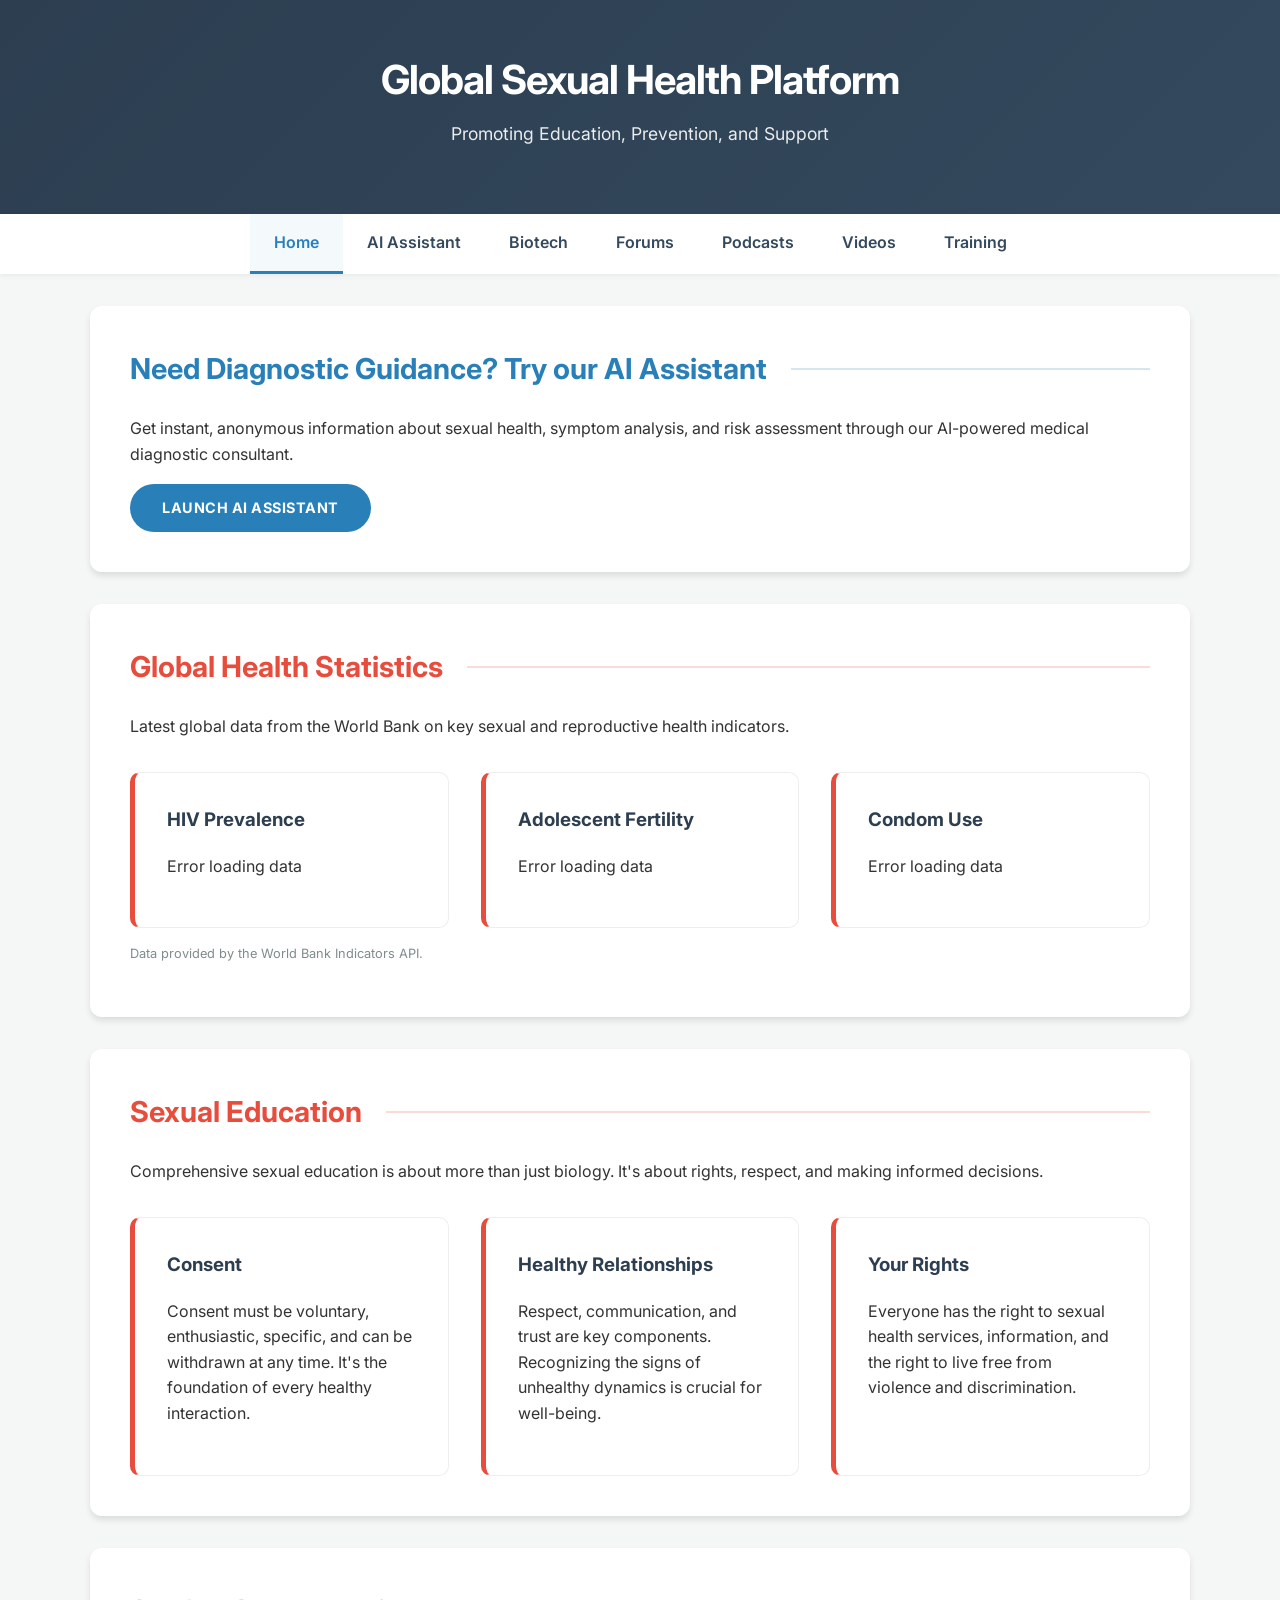
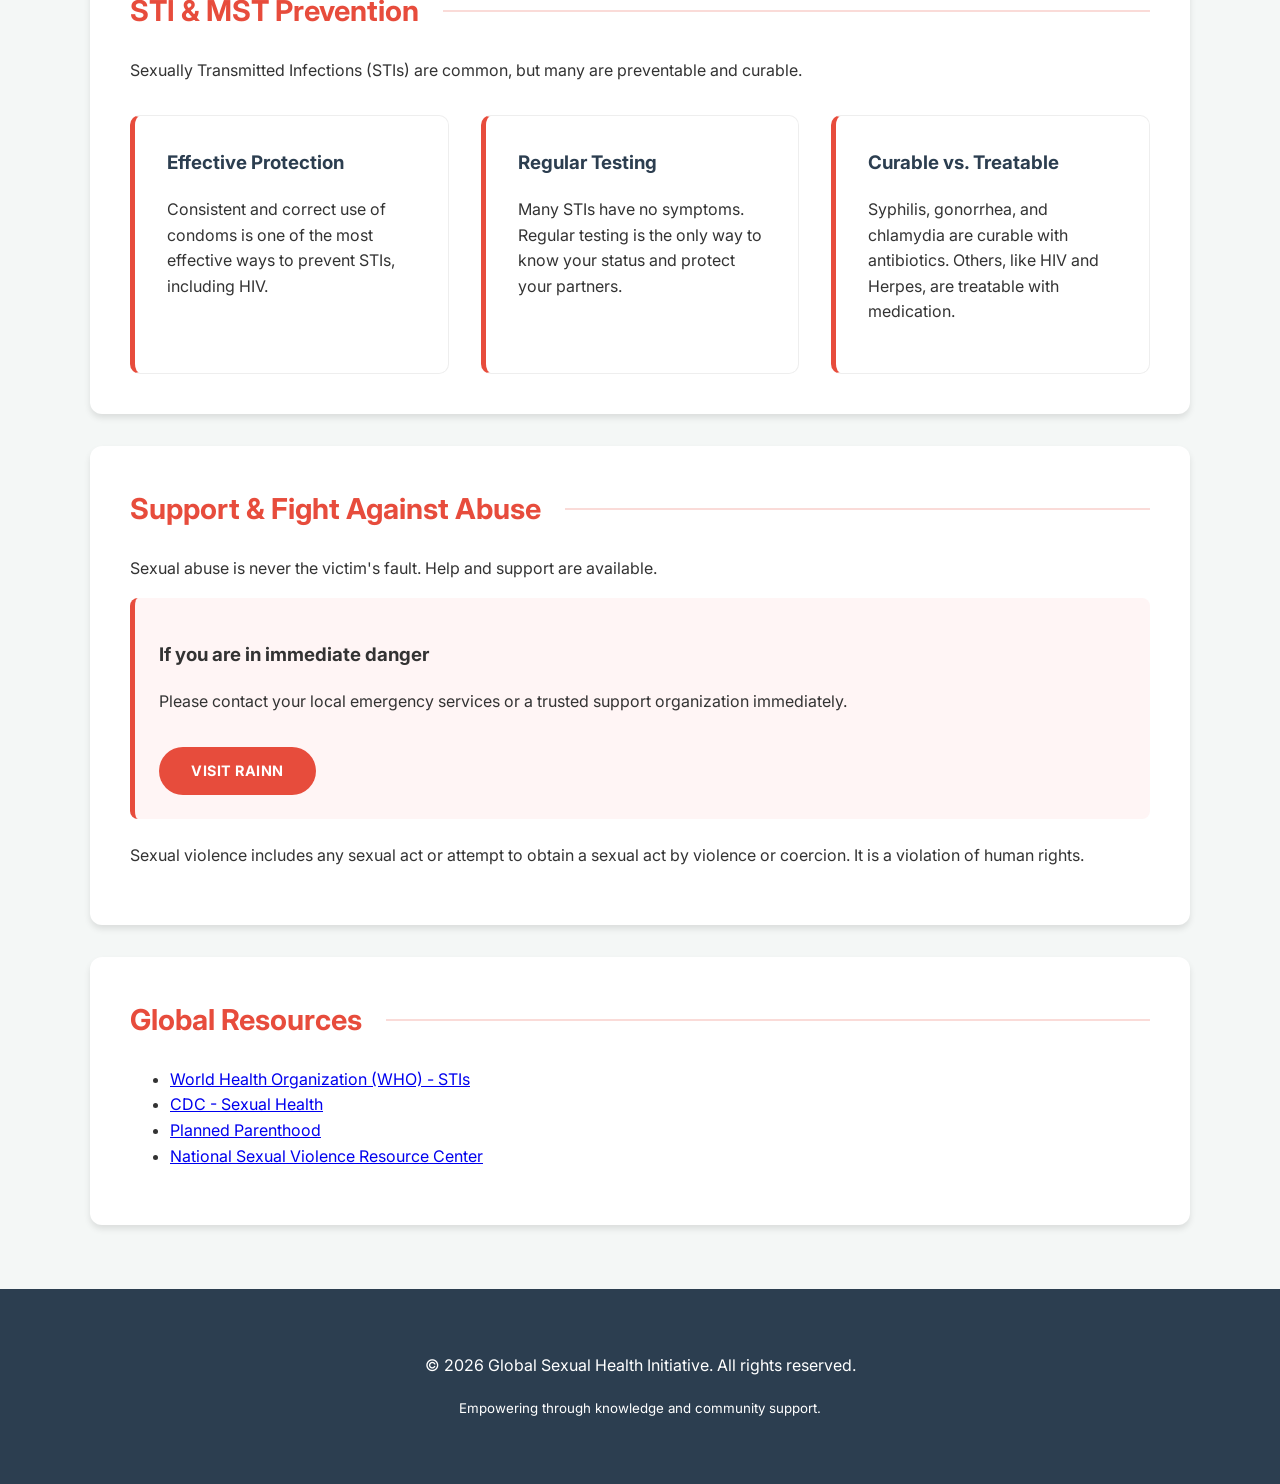
<file: sexual-health-platform/index.html>
<!DOCTYPE html>
<html lang="en">
<head>
    <meta charset="UTF-8">
    <meta name="viewport" content="width=device-width, initial-scale=1.0">
    <title>Sexual Health Platform | Education & Prevention</title>
    <link rel="stylesheet" href="style.css">
    <link rel="preconnect" href="https://fonts.googleapis.com">
    <link rel="preconnect" href="https://fonts.gstatic.com" crossorigin>
    <link href="https://fonts.googleapis.com/css2?family=Inter:wght@400;600;700&display=swap" rel="stylesheet">
</head>
<body class="theme-red">

<header>
    <div class="header-content">
        <h1>Global Sexual Health Platform</h1>
        <p>Promoting Education, Prevention, and Support</p>
    </div>
</header>

<nav>
    <div class="nav-container">
        <a href="index.html" class="active">Home</a>
        <a href="ai-assistant.html">AI Assistant</a>
        <a href="biotech.html">Biotech</a>
        <a href="forums.html">Forums</a>
        <a href="podcast.html">Podcasts</a>
        <a href="videos.html">Videos</a>
        <a href="training.html">Training</a>
    </div>
</nav>

<div class="container">
    <section id="ai-cta" class="theme-blue">
        <h2>Need Diagnostic Guidance? Try our AI Assistant</h2>
        <p>Get instant, anonymous information about sexual health, symptom analysis, and risk assessment through our AI-powered medical diagnostic consultant.</p>
        <a href="ai-assistant.html" class="cta-button">Launch AI Assistant</a>
    </section>

    <section id="global-stats">
        <h2>Global Health Statistics</h2>
        <p>Latest global data from the World Bank on key sexual and reproductive health indicators.</p>
        <div id="stats-container" class="info-grid">
            <div class="card" id="stat-hiv">
                <h3>HIV Prevalence</h3>
                <p>Loading...</p>
            </div>
            <div class="card" id="stat-fertility">
                <h3>Adolescent Fertility</h3>
                <p>Loading...</p>
            </div>
            <div class="card" id="stat-condom">
                <h3>Condom Use</h3>
                <p>Loading...</p>
            </div>
        </div>
        <p style="font-size: 0.8rem; color: #7f8c8d; margin-top: 1rem;">Data provided by the World Bank Indicators API.</p>
    </section>

    <section id="education">
        <h2>Sexual Education</h2>
        <p>Comprehensive sexual education is about more than just biology. It's about rights, respect, and making informed decisions.</p>
        <div class="info-grid">
            <div class="card">
                <h3>Consent</h3>
                <p>Consent must be voluntary, enthusiastic, specific, and can be withdrawn at any time. It's the foundation of every healthy interaction.</p>
            </div>
            <div class="card">
                <h3>Healthy Relationships</h3>
                <p>Respect, communication, and trust are key components. Recognizing the signs of unhealthy dynamics is crucial for well-being.</p>
            </div>
            <div class="card">
                <h3>Your Rights</h3>
                <p>Everyone has the right to sexual health services, information, and the right to live free from violence and discrimination.</p>
            </div>
        </div>
    </section>

    <section id="prevention">
        <h2>STI & MST Prevention</h2>
        <p>Sexually Transmitted Infections (STIs) are common, but many are preventable and curable.</p>
        <div class="info-grid">
            <div class="card">
                <h3>Effective Protection</h3>
                <p>Consistent and correct use of condoms is one of the most effective ways to prevent STIs, including HIV.</p>
            </div>
            <div class="card">
                <h3>Regular Testing</h3>
                <p>Many STIs have no symptoms. Regular testing is the only way to know your status and protect your partners.</p>
            </div>
            <div class="card">
                <h3>Curable vs. Treatable</h3>
                <p>Syphilis, gonorrhea, and chlamydia are curable with antibiotics. Others, like HIV and Herpes, are treatable with medication.</p>
            </div>
        </div>
    </section>

    <section id="support">
        <h2>Support & Fight Against Abuse</h2>
        <p>Sexual abuse is never the victim's fault. Help and support are available.</p>
        <div class="urgent">
            <h3>If you are in immediate danger</h3>
            <p>Please contact your local emergency services or a trusted support organization immediately.</p>
            <a href="https://www.rainn.org/" target="_blank" class="cta-button" style="margin-top: 1rem;">Visit RAINN</a>
        </div>
        <p style="margin-top: 1.5rem;">Sexual violence includes any sexual act or attempt to obtain a sexual act by violence or coercion. It is a violation of human rights.</p>
    </section>

    <section id="resources">
        <h2>Global Resources</h2>
        <ul>
            <li><a href="https://www.who.int/health-topics/sexually-transmitted-infections" target="_blank">World Health Organization (WHO) - STIs</a></li>
            <li><a href="https://www.cdc.gov/std/default.htm" target="_blank">CDC - Sexual Health</a></li>
            <li><a href="https://www.plannedparenthood.org/" target="_blank">Planned Parenthood</a></li>
            <li><a href="https://www.nsvrc.org/" target="_blank">National Sexual Violence Resource Center</a></li>
        </ul>
    </section>
</div>

<footer>
    <div class="footer-content">
        <p>&copy; 2026 Global Sexual Health Initiative. All rights reserved.</p>
        <p><small>Empowering through knowledge and community support.</small></p>
    </div>
</footer>

<script>
    async function fetchStat(indicatorCode, elementId, unit = '%') {
        try {
            const response = await fetch(`https://api.worldbank.org/v2/country/WLD/indicator/${indicatorCode}?format=json&per_page=10`);
            const data = await response.json();

            if (data && data[1]) {
                const latestData = data[1].find(item => item.value !== null);
                if (latestData) {
                    const value = latestData.value.toFixed(1);
                    const date = latestData.date;
                    document.querySelector(`#${elementId} p`).innerHTML = `<strong>${value}${unit}</strong><br><small>As of ${date}</small>`;
                    return;
                }
            }
            document.querySelector(`#${elementId} p`).textContent = 'Data not available';
        } catch (error) {
            console.error(`Error fetching ${indicatorCode}:`, error);
            document.querySelector(`#${elementId} p`).textContent = 'Error loading data';
        }
    }

    async function fetchCondomStat() {
        const elementId = 'stat-condom';
        try {
            const response = await fetch(`https://api.worldbank.org/v2/country/WLD/indicator/SH.CON.1524.MA.ZS?format=json&per_page=20`);
            const data = await response.json();

            if (data && data[1]) {
                const latestData = data[1].find(item => item.value !== null);
                if (latestData) {
                    const value = latestData.value.toFixed(1);
                    const date = latestData.date;
                    document.querySelector(`#${elementId} p`).innerHTML = `<strong>${value}%</strong> (Male 15-24)<br><small>As of ${date}</small>`;
                    return;
                }
            }
            document.querySelector(`#${elementId} p`).textContent = 'Data not available for global aggregate';
        } catch (error) {
            console.error(`Error fetching condom use:`, error);
            document.querySelector(`#${elementId} p`).textContent = 'Error loading data';
        }
    }

    window.addEventListener('DOMContentLoaded', () => {
        fetchStat('SH.DYN.AIDS.ZS', 'stat-hiv');
        fetchStat('SP.ADO.TFRT', 'stat-fertility', ' per 1,000');
        fetchCondomStat();
    });
</script>

</body>
</html>
</file>
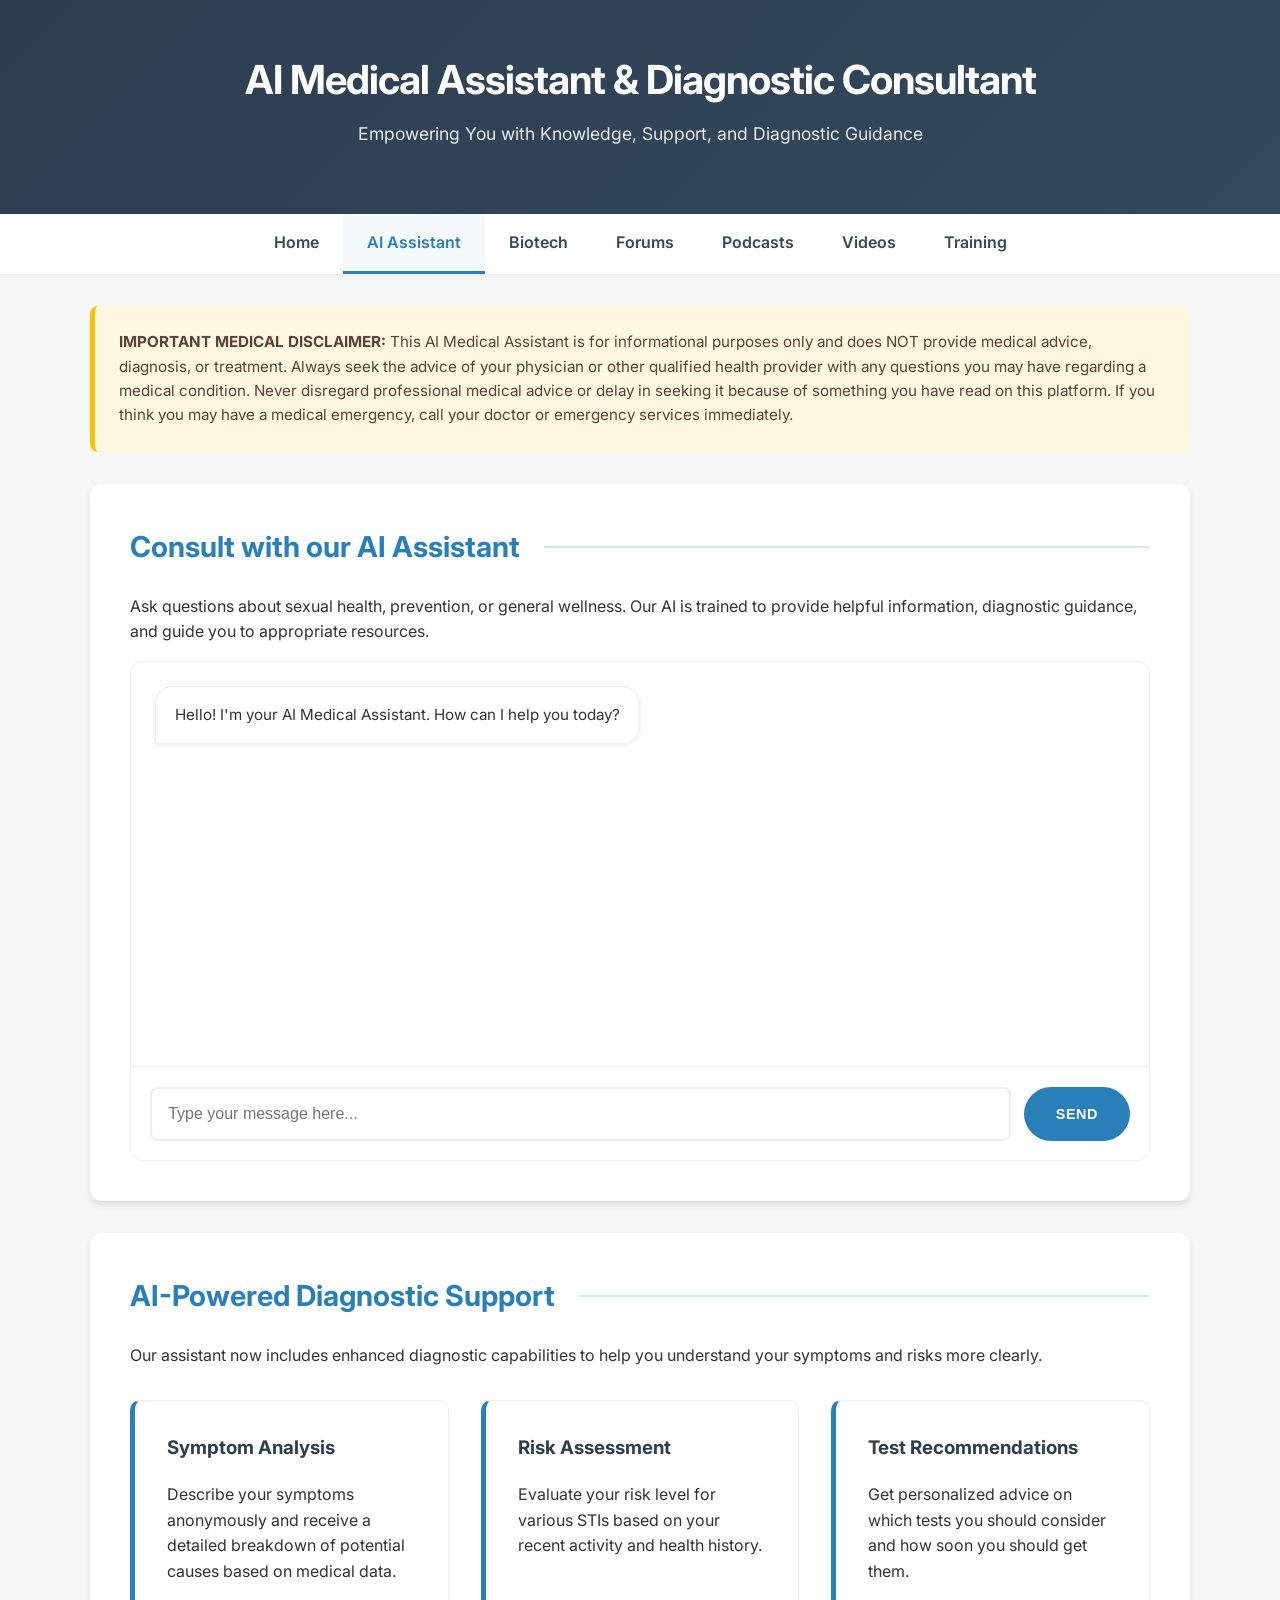
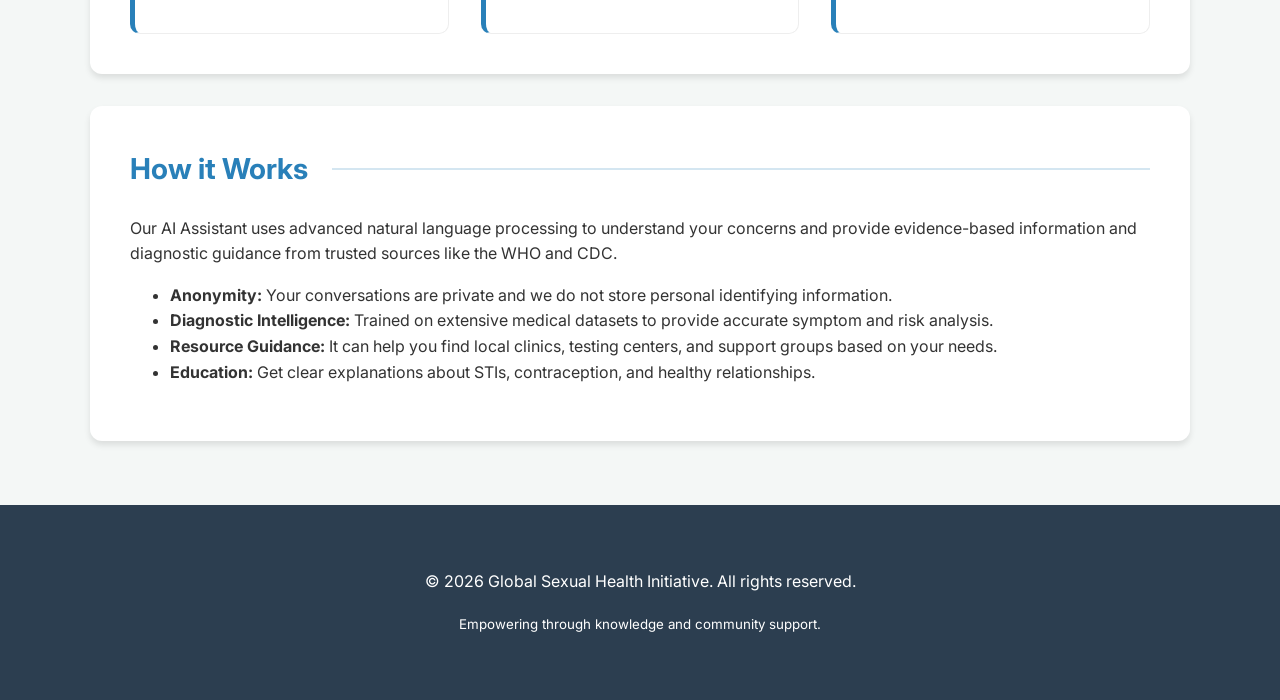
<file: sexual-health-platform/ai-assistant.html>
<!DOCTYPE html>
<html lang="en">
<head>
    <meta charset="UTF-8">
    <meta name="viewport" content="width=device-width, initial-scale=1.0">
    <title>AI Medical Assistant | Sexual Health Platform</title>
    <link rel="stylesheet" href="style.css">
    <link rel="preconnect" href="https://fonts.googleapis.com">
    <link rel="preconnect" href="https://fonts.gstatic.com" crossorigin>
    <link href="https://fonts.googleapis.com/css2?family=Inter:wght@400;600;700&display=swap" rel="stylesheet">
</head>
<body class="theme-blue">

<header>
    <div class="header-content">
        <h1>AI Medical Assistant & Diagnostic Consultant</h1>
        <p>Empowering You with Knowledge, Support, and Diagnostic Guidance</p>
    </div>
</header>

<nav>
    <div class="nav-container">
        <a href="index.html">Home</a>
        <a href="ai-assistant.html" class="active">AI Assistant</a>
        <a href="biotech.html">Biotech</a>
        <a href="forums.html">Forums</a>
        <a href="podcast.html">Podcasts</a>
        <a href="videos.html">Videos</a>
        <a href="training.html">Training</a>
    </div>
</nav>

<div class="container">
    <div class="disclaimer">
        <strong>IMPORTANT MEDICAL DISCLAIMER:</strong> This AI Medical Assistant is for informational purposes only and does NOT provide medical advice, diagnosis, or treatment. Always seek the advice of your physician or other qualified health provider with any questions you may have regarding a medical condition. Never disregard professional medical advice or delay in seeking it because of something you have read on this platform. If you think you may have a medical emergency, call your doctor or emergency services immediately.
    </div>

    <section id="ai-chat">
        <h2>Consult with our AI Assistant</h2>
        <p>Ask questions about sexual health, prevention, or general wellness. Our AI is trained to provide helpful information, diagnostic guidance, and guide you to appropriate resources.</p>

        <div class="chat-container">
            <div class="chat-messages" id="chat-messages">
                <div class="message ai">
                    Hello! I'm your AI Medical Assistant. How can I help you today?
                </div>
            </div>
            <form class="chat-input" id="chat-form">
                <input type="text" id="user-input" placeholder="Type your message here..." required autocomplete="off">
                <button type="submit" class="cta-button">Send</button>
            </form>
        </div>
    </section>

    <section id="diagnostic-support">
        <h2>AI-Powered Diagnostic Support</h2>
        <p>Our assistant now includes enhanced diagnostic capabilities to help you understand your symptoms and risks more clearly.</p>
        <div class="info-grid">
            <div class="card">
                <h3>Symptom Analysis</h3>
                <p>Describe your symptoms anonymously and receive a detailed breakdown of potential causes based on medical data.</p>
            </div>
            <div class="card">
                <h3>Risk Assessment</h3>
                <p>Evaluate your risk level for various STIs based on your recent activity and health history.</p>
            </div>
            <div class="card">
                <h3>Test Recommendations</h3>
                <p>Get personalized advice on which tests you should consider and how soon you should get them.</p>
            </div>
        </div>
    </section>

    <section id="how-it-works">
        <h2>How it Works</h2>
        <p>Our AI Assistant uses advanced natural language processing to understand your concerns and provide evidence-based information and diagnostic guidance from trusted sources like the WHO and CDC.</p>
        <ul>
            <li><strong>Anonymity:</strong> Your conversations are private and we do not store personal identifying information.</li>
            <li><strong>Diagnostic Intelligence:</strong> Trained on extensive medical datasets to provide accurate symptom and risk analysis.</li>
            <li><strong>Resource Guidance:</strong> It can help you find local clinics, testing centers, and support groups based on your needs.</li>
            <li><strong>Education:</strong> Get clear explanations about STIs, contraception, and healthy relationships.</li>
        </ul>
    </section>
</div>

<footer>
    <div class="footer-content">
        <p>&copy; 2026 Global Sexual Health Initiative. All rights reserved.</p>
        <p><small>Empowering through knowledge and community support.</small></p>
    </div>
</footer>

<script>
    const chatForm = document.getElementById('chat-form');
    const chatMessages = document.getElementById('chat-messages');
    const userInput = document.getElementById('user-input');

    const mockResponses = [
        "Based on the symptoms you've described, there are several possibilities. Some conditions share similar presentations, so a physical exam is often necessary for a definitive diagnosis.",
        "That's an important question. Regarding sexual health, the best way to prevent STIs is through consistent and correct use of protection.",
        "It's always a good idea to get regular screenings. Would you like me to help you find a testing center nearby?",
        "I understand your concern. My diagnostic analysis suggests that you should consider a full STI panel, including tests for Chlamydia and Gonorrhea, given your description.",
        "I understand your concern. While I can provide general information and diagnostic guidance, I strongly recommend consulting with a healthcare professional for a personalized assessment.",
        "Remember that many STIs are asymptomatic, which is why routine testing and risk assessment are so crucial for everyone who is sexually active.",
        "You can find more detailed information on our Resources page, which links to official WHO and CDC guidelines."
    ];

    chatForm.addEventListener('submit', function(e) {
        e.preventDefault();
        const messageText = userInput.value.trim();
        if (messageText) {
            addMessage(messageText, 'user');
            userInput.value = '';

            setTimeout(() => {
                const randomResponse = mockResponses[Math.floor(Math.random() * mockResponses.length)];
                addMessage(randomResponse, 'ai');
            }, 1000);
        }
    });

    function addMessage(text, sender) {
        const messageDiv = document.createElement('div');
        messageDiv.classList.add('message', sender);
        messageDiv.textContent = text;
        chatMessages.appendChild(messageDiv);
        chatMessages.scrollTop = chatMessages.scrollHeight;
    }
</script>

</body>
</html>
</file>
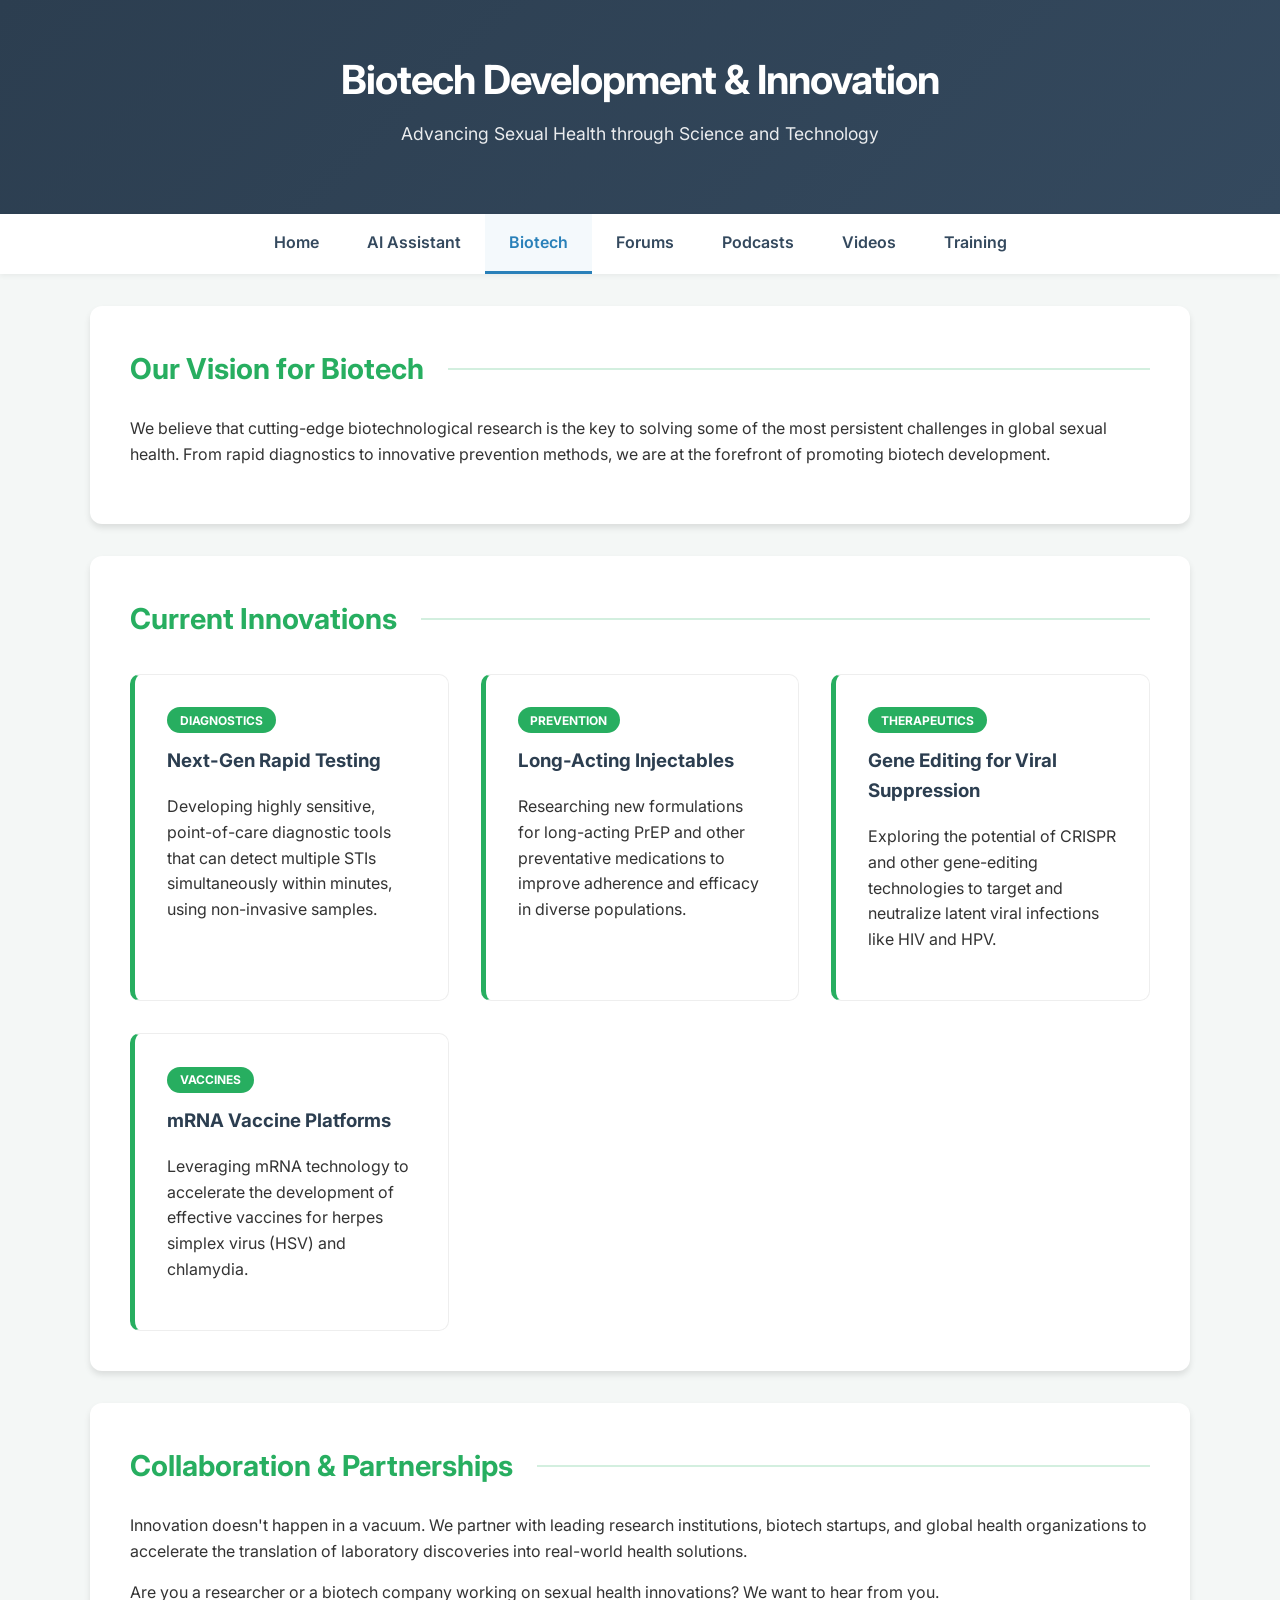
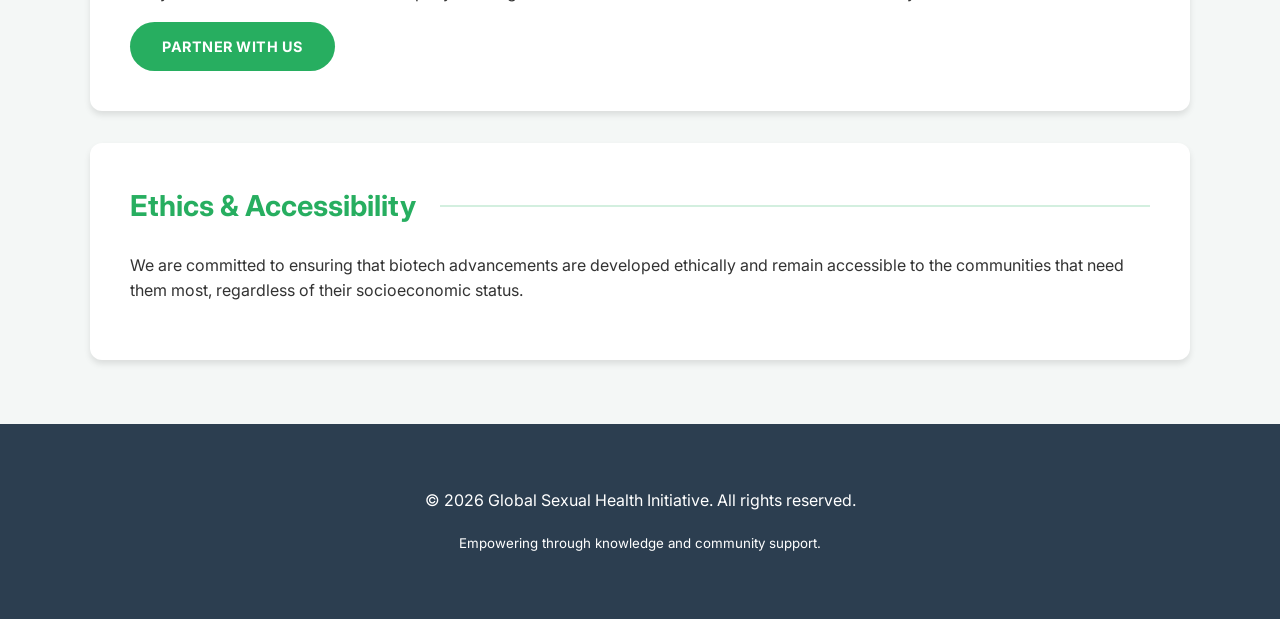
<file: sexual-health-platform/biotech.html>
<!DOCTYPE html>
<html lang="en">
<head>
    <meta charset="UTF-8">
    <meta name="viewport" content="width=device-width, initial-scale=1.0">
    <title>Biotech Development | Sexual Health Platform</title>
    <link rel="stylesheet" href="style.css">
    <link rel="preconnect" href="https://fonts.googleapis.com">
    <link rel="preconnect" href="https://fonts.gstatic.com" crossorigin>
    <link href="https://fonts.googleapis.com/css2?family=Inter:wght@400;600;700&display=swap" rel="stylesheet">
</head>
<body class="theme-green">

<header>
    <div class="header-content">
        <h1>Biotech Development & Innovation</h1>
        <p>Advancing Sexual Health through Science and Technology</p>
    </div>
</header>

<nav>
    <div class="nav-container">
        <a href="index.html">Home</a>
        <a href="ai-assistant.html">AI Assistant</a>
        <a href="biotech.html" class="active">Biotech</a>
        <a href="forums.html">Forums</a>
        <a href="podcast.html">Podcasts</a>
        <a href="videos.html">Videos</a>
        <a href="training.html">Training</a>
    </div>
</nav>

<div class="container">
    <section id="vision">
        <h2>Our Vision for Biotech</h2>
        <p>We believe that cutting-edge biotechnological research is the key to solving some of the most persistent challenges in global sexual health. From rapid diagnostics to innovative prevention methods, we are at the forefront of promoting biotech development.</p>
    </section>

    <section id="innovations">
        <h2>Current Innovations</h2>
        <div class="info-grid">
            <div class="card">
                <span class="tag">Diagnostics</span>
                <h3>Next-Gen Rapid Testing</h3>
                <p>Developing highly sensitive, point-of-care diagnostic tools that can detect multiple STIs simultaneously within minutes, using non-invasive samples.</p>
            </div>
            <div class="card">
                <span class="tag">Prevention</span>
                <h3>Long-Acting Injectables</h3>
                <p>Researching new formulations for long-acting PrEP and other preventative medications to improve adherence and efficacy in diverse populations.</p>
            </div>
            <div class="card">
                <span class="tag">Therapeutics</span>
                <h3>Gene Editing for Viral Suppression</h3>
                <p>Exploring the potential of CRISPR and other gene-editing technologies to target and neutralize latent viral infections like HIV and HPV.</p>
            </div>
            <div class="card">
                <span class="tag">Vaccines</span>
                <h3>mRNA Vaccine Platforms</h3>
                <p>Leveraging mRNA technology to accelerate the development of effective vaccines for herpes simplex virus (HSV) and chlamydia.</p>
            </div>
        </div>
    </section>

    <section id="partnerships">
        <h2>Collaboration & Partnerships</h2>
        <p>Innovation doesn't happen in a vacuum. We partner with leading research institutions, biotech startups, and global health organizations to accelerate the translation of laboratory discoveries into real-world health solutions.</p>
        <p>Are you a researcher or a biotech company working on sexual health innovations? We want to hear from you.</p>
        <a href="mailto:biotech@sexual-health-platform.org" class="cta-button">Partner With Us</a>
    </section>

    <section id="ethics">
        <h2>Ethics & Accessibility</h2>
        <p>We are committed to ensuring that biotech advancements are developed ethically and remain accessible to the communities that need them most, regardless of their socioeconomic status.</p>
    </section>
</div>

<footer>
    <div class="footer-content">
        <p>&copy; 2026 Global Sexual Health Initiative. All rights reserved.</p>
        <p><small>Empowering through knowledge and community support.</small></p>
    </div>
</footer>

</body>
</html>
</file>
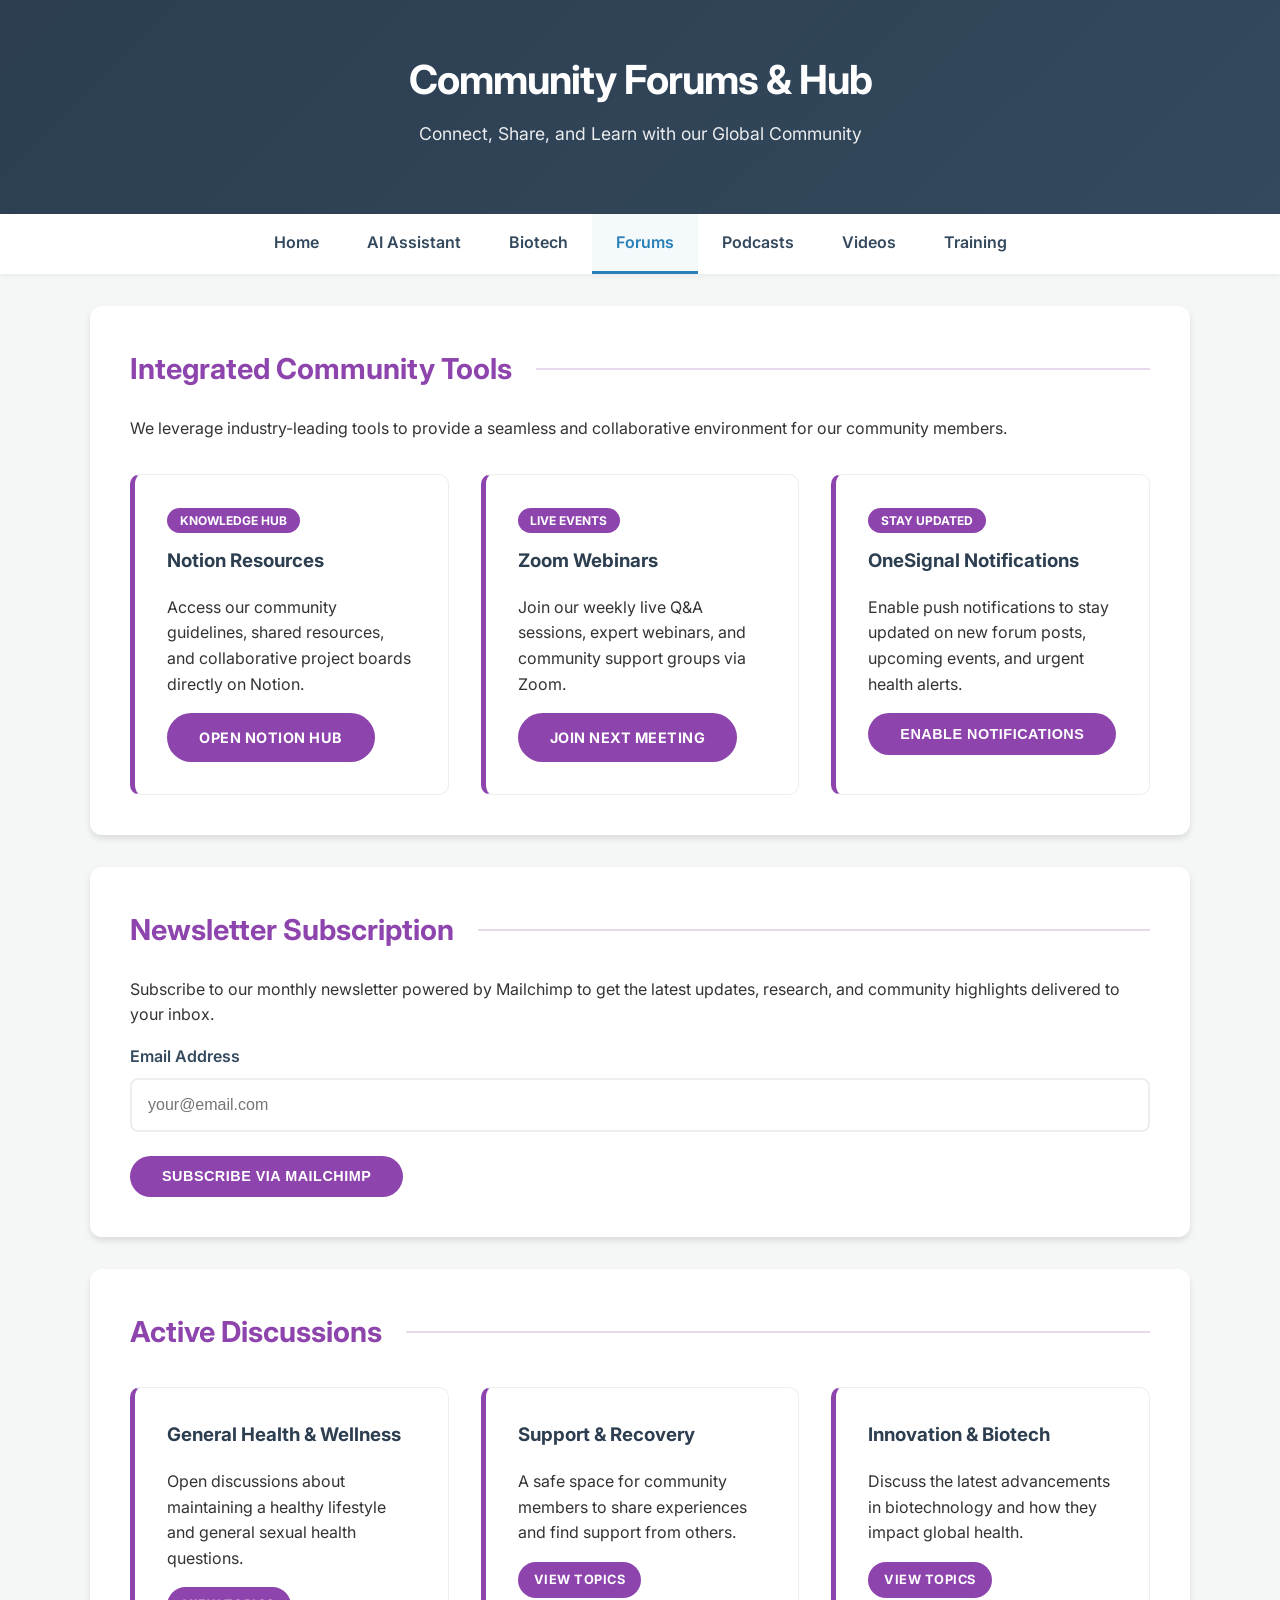
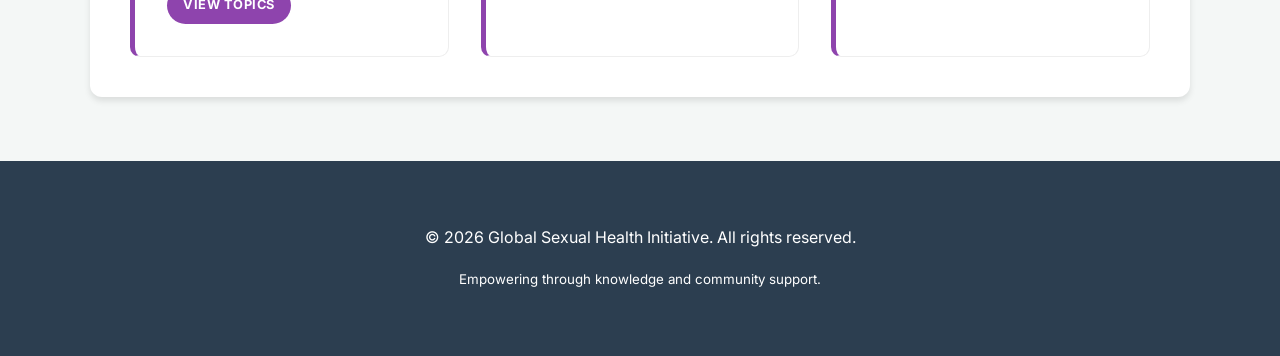
<file: sexual-health-platform/forums.html>
<!DOCTYPE html>
<html lang="en">
<head>
    <meta charset="UTF-8">
    <meta name="viewport" content="width=device-width, initial-scale=1.0">
    <title>Community Forums | Sexual Health Platform</title>
    <link rel="stylesheet" href="style.css">
    <link rel="preconnect" href="https://fonts.googleapis.com">
    <link rel="preconnect" href="https://fonts.gstatic.com" crossorigin>
    <link href="https://fonts.googleapis.com/css2?family=Inter:wght@400;600;700&display=swap" rel="stylesheet">
    <!-- OneSignal Integration Placeholder -->
    <script src="https://cdn.onesignal.com/sdks/OneSignalSDK.js" async=""></script>
    <script>
      window.OneSignal = window.OneSignal || [];
      OneSignal.push(function() {
        OneSignal.init({
          appId: "YOUR_ONESIGNAL_APP_ID",
        });
      });
    </script>
</head>
<body class="theme-purple">

<header>
    <div class="header-content">
        <h1>Community Forums & Hub</h1>
        <p>Connect, Share, and Learn with our Global Community</p>
    </div>
</header>

<nav>
    <div class="nav-container">
        <a href="index.html">Home</a>
        <a href="ai-assistant.html">AI Assistant</a>
        <a href="biotech.html">Biotech</a>
        <a href="forums.html" class="active">Forums</a>
        <a href="podcast.html">Podcasts</a>
        <a href="videos.html">Videos</a>
        <a href="training.html">Training</a>
    </div>
</nav>

<div class="container">
    <section id="community-tools">
        <h2>Integrated Community Tools</h2>
        <p>We leverage industry-leading tools to provide a seamless and collaborative environment for our community members.</p>

        <div class="info-grid">
            <!-- Notion Integration -->
            <div class="card">
                <span class="tag">Knowledge Hub</span>
                <h3>Notion Resources</h3>
                <p>Access our community guidelines, shared resources, and collaborative project boards directly on Notion.</p>
                <a href="https://www.notion.so/community-hub-placeholder" target="_blank" class="cta-button">Open Notion Hub</a>
            </div>

            <!-- Zoom Integration -->
            <div class="card">
                <span class="tag">Live Events</span>
                <h3>Zoom Webinars</h3>
                <p>Join our weekly live Q&A sessions, expert webinars, and community support groups via Zoom.</p>
                <a href="https://zoom.us/j/community-meeting-placeholder" target="_blank" class="cta-button">Join Next Meeting</a>
            </div>

            <!-- OneSignal Info -->
            <div class="card">
                <span class="tag">Stay Updated</span>
                <h3>OneSignal Notifications</h3>
                <p>Enable push notifications to stay updated on new forum posts, upcoming events, and urgent health alerts.</p>
                <button class="cta-button" onclick="OneSignal.showNativePrompt();">Enable Notifications</button>
            </div>
        </div>
    </section>

    <section id="mailchimp-subscription">
        <h2>Newsletter Subscription</h2>
        <p>Subscribe to our monthly newsletter powered by Mailchimp to get the latest updates, research, and community highlights delivered to your inbox.</p>

        <!-- Mailchimp Form Placeholder -->
        <div id="mc_embed_signup">
            <form action="#" method="post" id="mc-embedded-subscribe-form" name="mc-embedded-subscribe-form" class="validate">
                <div id="mc_embed_signup_scroll">
                    <div class="form-group">
                        <label for="mce-EMAIL">Email Address</label>
                        <input type="email" value="" name="EMAIL" class="required email" id="mce-EMAIL" placeholder="your@email.com" required>
                    </div>
                    <div class="clear">
                        <input type="submit" value="Subscribe via Mailchimp" name="subscribe" id="mc-embedded-subscribe" class="cta-button">
                    </div>
                </div>
            </form>
        </div>
    </section>

    <section id="forum-topics">
        <h2>Active Discussions</h2>
        <div class="info-grid">
            <div class="card">
                <h3>General Health & Wellness</h3>
                <p>Open discussions about maintaining a healthy lifestyle and general sexual health questions.</p>
                <a href="#" class="cta-button" style="font-size: 0.8rem; padding: 0.5rem 1rem;">View Topics</a>
            </div>
            <div class="card">
                <h3>Support & Recovery</h3>
                <p>A safe space for community members to share experiences and find support from others.</p>
                <a href="#" class="cta-button" style="font-size: 0.8rem; padding: 0.5rem 1rem;">View Topics</a>
            </div>
            <div class="card">
                <h3>Innovation & Biotech</h3>
                <p>Discuss the latest advancements in biotechnology and how they impact global health.</p>
                <a href="#" class="cta-button" style="font-size: 0.8rem; padding: 0.5rem 1rem;">View Topics</a>
            </div>
        </div>
    </section>
</div>

<footer>
    <div class="footer-content">
        <p>&copy; 2026 Global Sexual Health Initiative. All rights reserved.</p>
        <p><small>Empowering through knowledge and community support.</small></p>
    </div>
</footer>

</body>
</html>
</file>
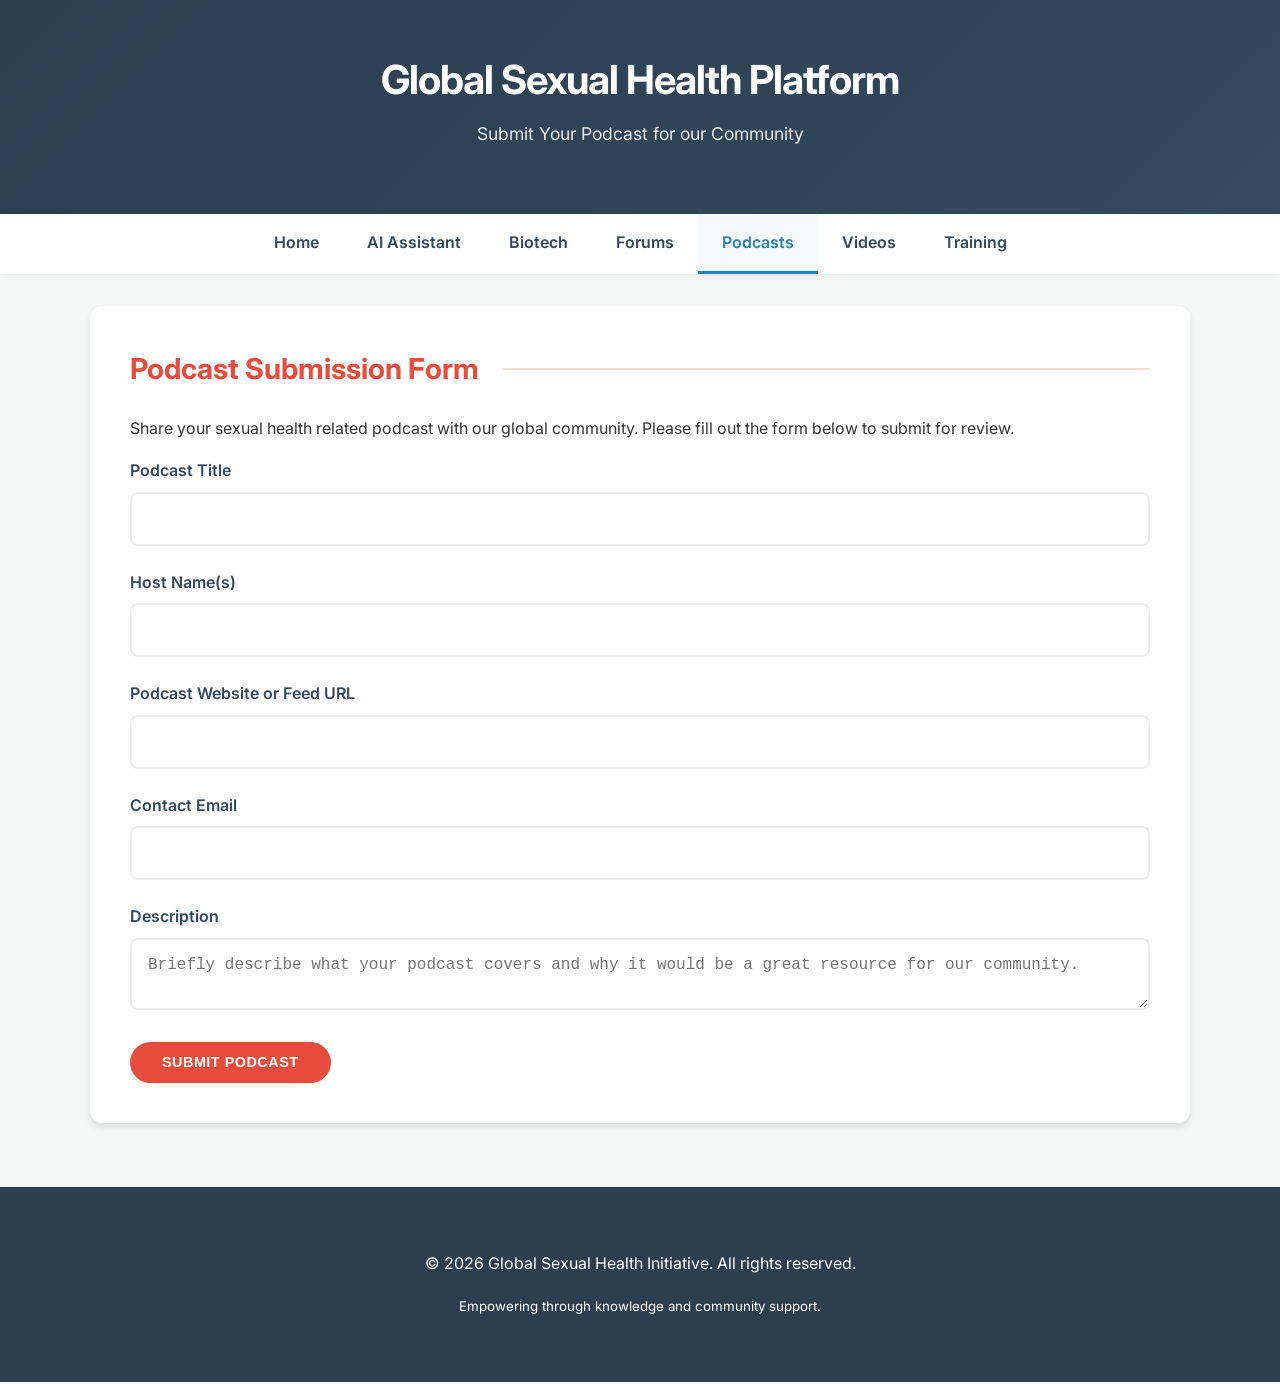
<file: sexual-health-platform/podcast.html>
<!DOCTYPE html>
<html lang="en">
<head>
    <meta charset="UTF-8">
    <meta name="viewport" content="width=device-width, initial-scale=1.0">
    <title>Submit a Podcast | Sexual Health Platform</title>
    <link rel="stylesheet" href="style.css">
    <link rel="preconnect" href="https://fonts.googleapis.com">
    <link rel="preconnect" href="https://fonts.gstatic.com" crossorigin>
    <link href="https://fonts.googleapis.com/css2?family=Inter:wght@400;600;700&display=swap" rel="stylesheet">
</head>
<body class="theme-red">

<header>
    <div class="header-content">
        <h1>Global Sexual Health Platform</h1>
        <p>Submit Your Podcast for our Community</p>
    </div>
</header>

<nav>
    <div class="nav-container">
        <a href="index.html">Home</a>
        <a href="ai-assistant.html">AI Assistant</a>
        <a href="biotech.html">Biotech</a>
        <a href="forums.html">Forums</a>
        <a href="podcast.html" class="active">Podcasts</a>
        <a href="videos.html">Videos</a>
        <a href="training.html">Training</a>
    </div>
</nav>

<div class="container">
    <section id="podcast-submission">
        <h2>Podcast Submission Form</h2>
        <p>Share your sexual health related podcast with our global community. Please fill out the form below to submit for review.</p>

        <form id="podcast-form">
            <div class="form-group">
                <label for="podcast-title">Podcast Title</label>
                <input type="text" id="podcast-title" name="podcast-title" required>
            </div>

            <div class="form-group">
                <label for="host-name">Host Name(s)</label>
                <input type="text" id="host-name" name="host-name" required>
            </div>

            <div class="form-group">
                <label for="podcast-url">Podcast Website or Feed URL</label>
                <input type="url" id="podcast-url" name="podcast-url" required>
            </div>

            <div class="form-group">
                <label for="contact-email">Contact Email</label>
                <input type="email" id="contact-email" name="contact-email" required>
            </div>

            <div class="form-group">
                <label for="description">Description</label>
                <textarea id="description" name="description" placeholder="Briefly describe what your podcast covers and why it would be a great resource for our community." required></textarea>
            </div>

            <button type="submit" class="cta-button">Submit Podcast</button>
        </form>
        <div id="submission-message" style="display:none; margin-top: 1rem; color: #27ae60; font-weight: bold; text-align: center; padding: 2rem; background: #f0fff4; border-radius: 8px;">
            Thank you! Your podcast submission has been received and is under review.
        </div>
    </section>
</div>

<footer>
    <div class="footer-content">
        <p>&copy; 2026 Global Sexual Health Initiative. All rights reserved.</p>
        <p><small>Empowering through knowledge and community support.</small></p>
    </div>
</footer>

<script>
    document.getElementById('podcast-form').addEventListener('submit', function(e) {
        e.preventDefault();
        document.getElementById('podcast-form').style.display = 'none';
        document.getElementById('submission-message').style.display = 'block';
    });
</script>

</body>
</html>
</file>
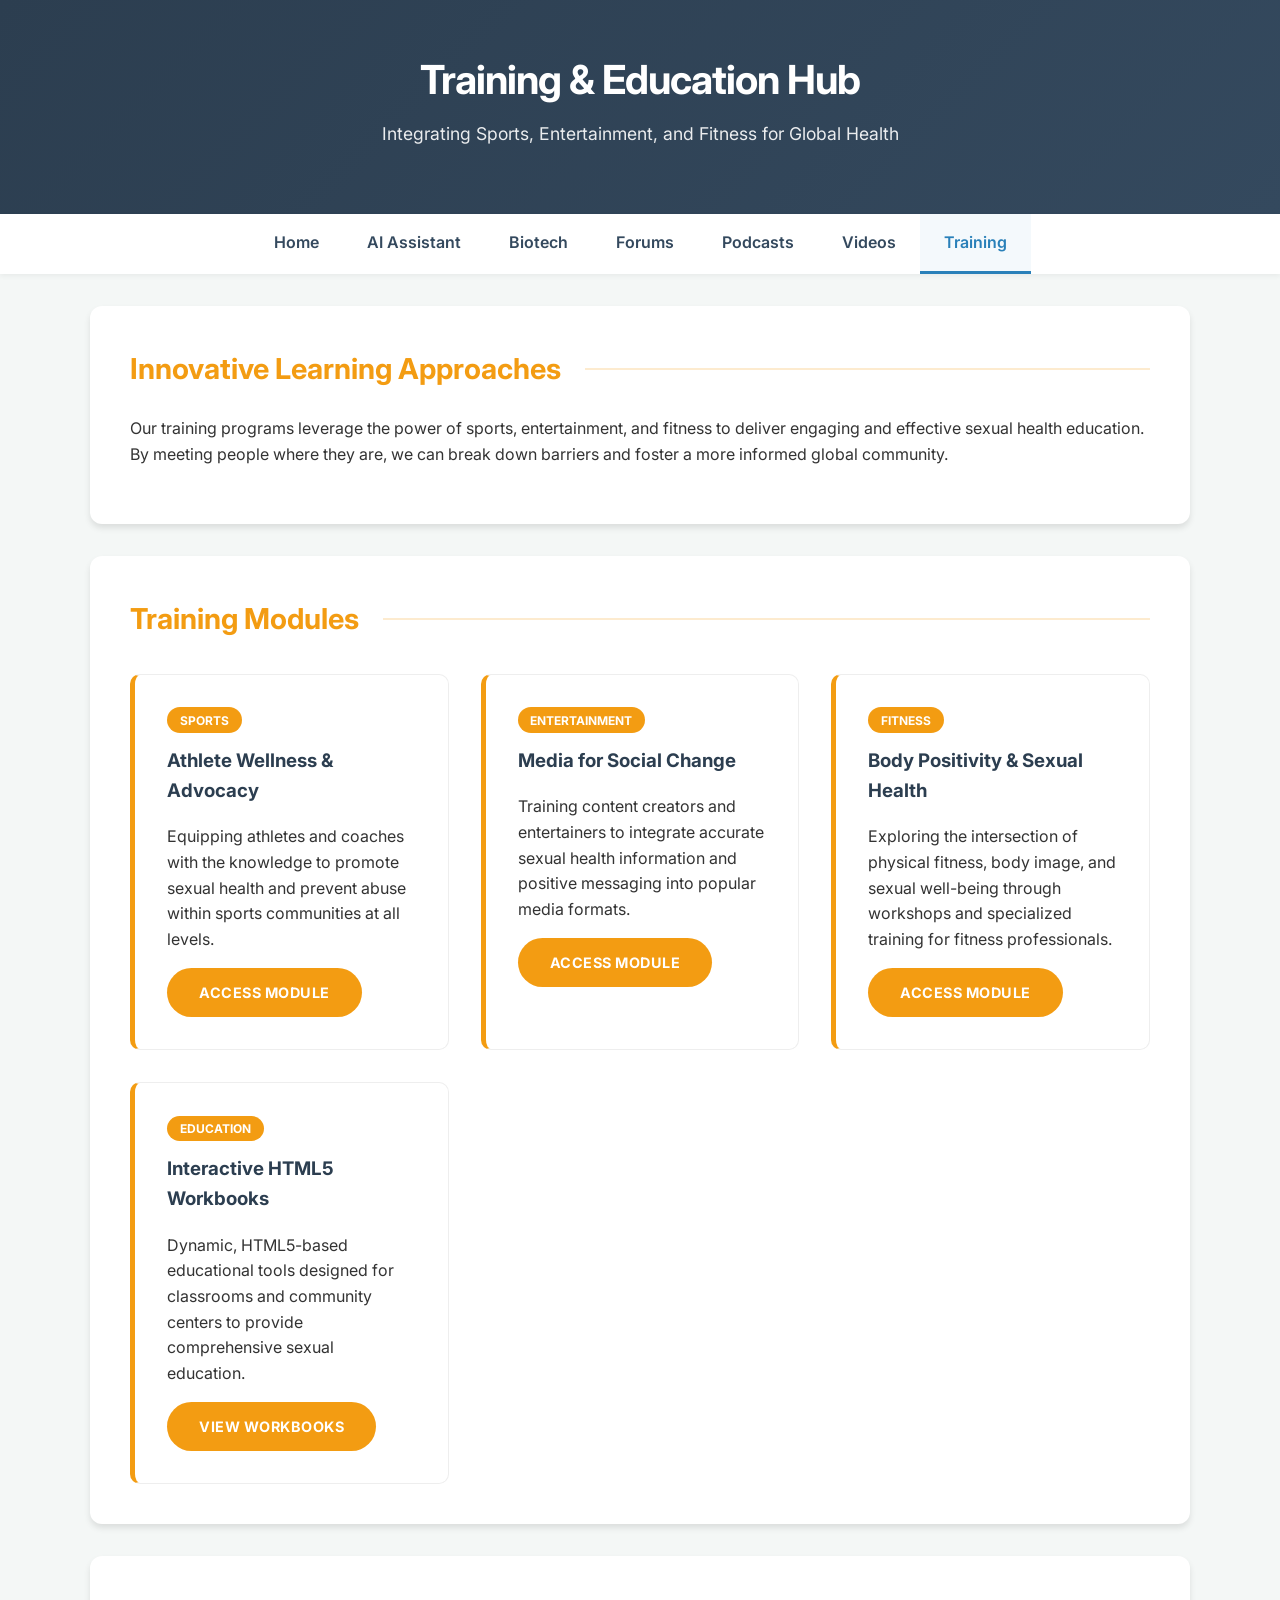
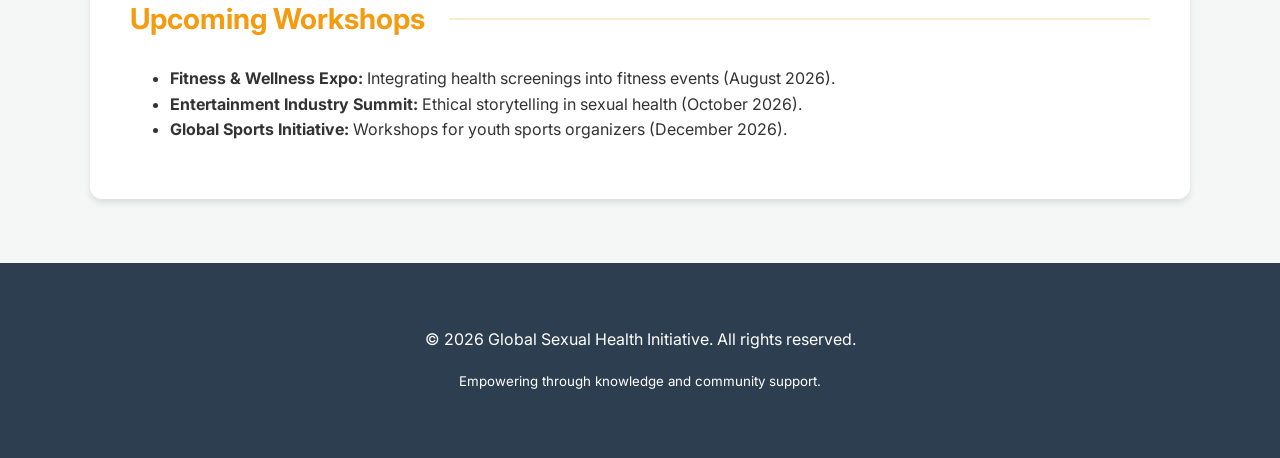
<file: sexual-health-platform/training.html>
<!DOCTYPE html>
<html lang="en">
<head>
    <meta charset="UTF-8">
    <meta name="viewport" content="width=device-width, initial-scale=1.0">
    <title>Training & Education | Sexual Health Platform</title>
    <link rel="stylesheet" href="style.css">
    <link rel="preconnect" href="https://fonts.googleapis.com">
    <link rel="preconnect" href="https://fonts.gstatic.com" crossorigin>
    <link href="https://fonts.googleapis.com/css2?family=Inter:wght@400;600;700&display=swap" rel="stylesheet">
</head>
<body class="theme-orange">

<header>
    <div class="header-content">
        <h1>Training & Education Hub</h1>
        <p>Integrating Sports, Entertainment, and Fitness for Global Health</p>
    </div>
</header>

<nav>
    <div class="nav-container">
        <a href="index.html">Home</a>
        <a href="ai-assistant.html">AI Assistant</a>
        <a href="biotech.html">Biotech</a>
        <a href="forums.html">Forums</a>
        <a href="podcast.html">Podcasts</a>
        <a href="videos.html">Videos</a>
        <a href="training.html" class="active">Training</a>
    </div>
</nav>

<div class="container">
    <section id="introduction">
        <h2>Innovative Learning Approaches</h2>
        <p>Our training programs leverage the power of sports, entertainment, and fitness to deliver engaging and effective sexual health education. By meeting people where they are, we can break down barriers and foster a more informed global community.</p>
    </section>

    <section id="training-modules">
        <h2>Training Modules</h2>
        <div class="info-grid">
            <div class="card">
                <span class="category-tag">Sports</span>
                <h3>Athlete Wellness & Advocacy</h3>
                <p>Equipping athletes and coaches with the knowledge to promote sexual health and prevent abuse within sports communities at all levels.</p>
                <a href="#" class="cta-button">Access Module</a>
            </div>
            <div class="card">
                <span class="category-tag">Entertainment</span>
                <h3>Media for Social Change</h3>
                <p>Training content creators and entertainers to integrate accurate sexual health information and positive messaging into popular media formats.</p>
                <a href="#" class="cta-button">Access Module</a>
            </div>
            <div class="card">
                <span class="category-tag">Fitness</span>
                <h3>Body Positivity & Sexual Health</h3>
                <p>Exploring the intersection of physical fitness, body image, and sexual well-being through workshops and specialized training for fitness professionals.</p>
                <a href="#" class="cta-button">Access Module</a>
            </div>
            <div class="card">
                <span class="category-tag">Education</span>
                <h3>Interactive HTML5 Workbooks</h3>
                <p>Dynamic, HTML5-based educational tools designed for classrooms and community centers to provide comprehensive sexual education.</p>
                <a href="#" class="cta-button">View Workbooks</a>
            </div>
        </div>
    </section>

    <section id="workshops">
        <h2>Upcoming Workshops</h2>
        <ul>
            <li><strong>Fitness & Wellness Expo:</strong> Integrating health screenings into fitness events (August 2026).</li>
            <li><strong>Entertainment Industry Summit:</strong> Ethical storytelling in sexual health (October 2026).</li>
            <li><strong>Global Sports Initiative:</strong> Workshops for youth sports organizers (December 2026).</li>
        </ul>
    </section>
</div>

<footer>
    <div class="footer-content">
        <p>&copy; 2026 Global Sexual Health Initiative. All rights reserved.</p>
        <p><small>Empowering through knowledge and community support.</small></p>
    </div>
</footer>

</body>
</html>
</file>
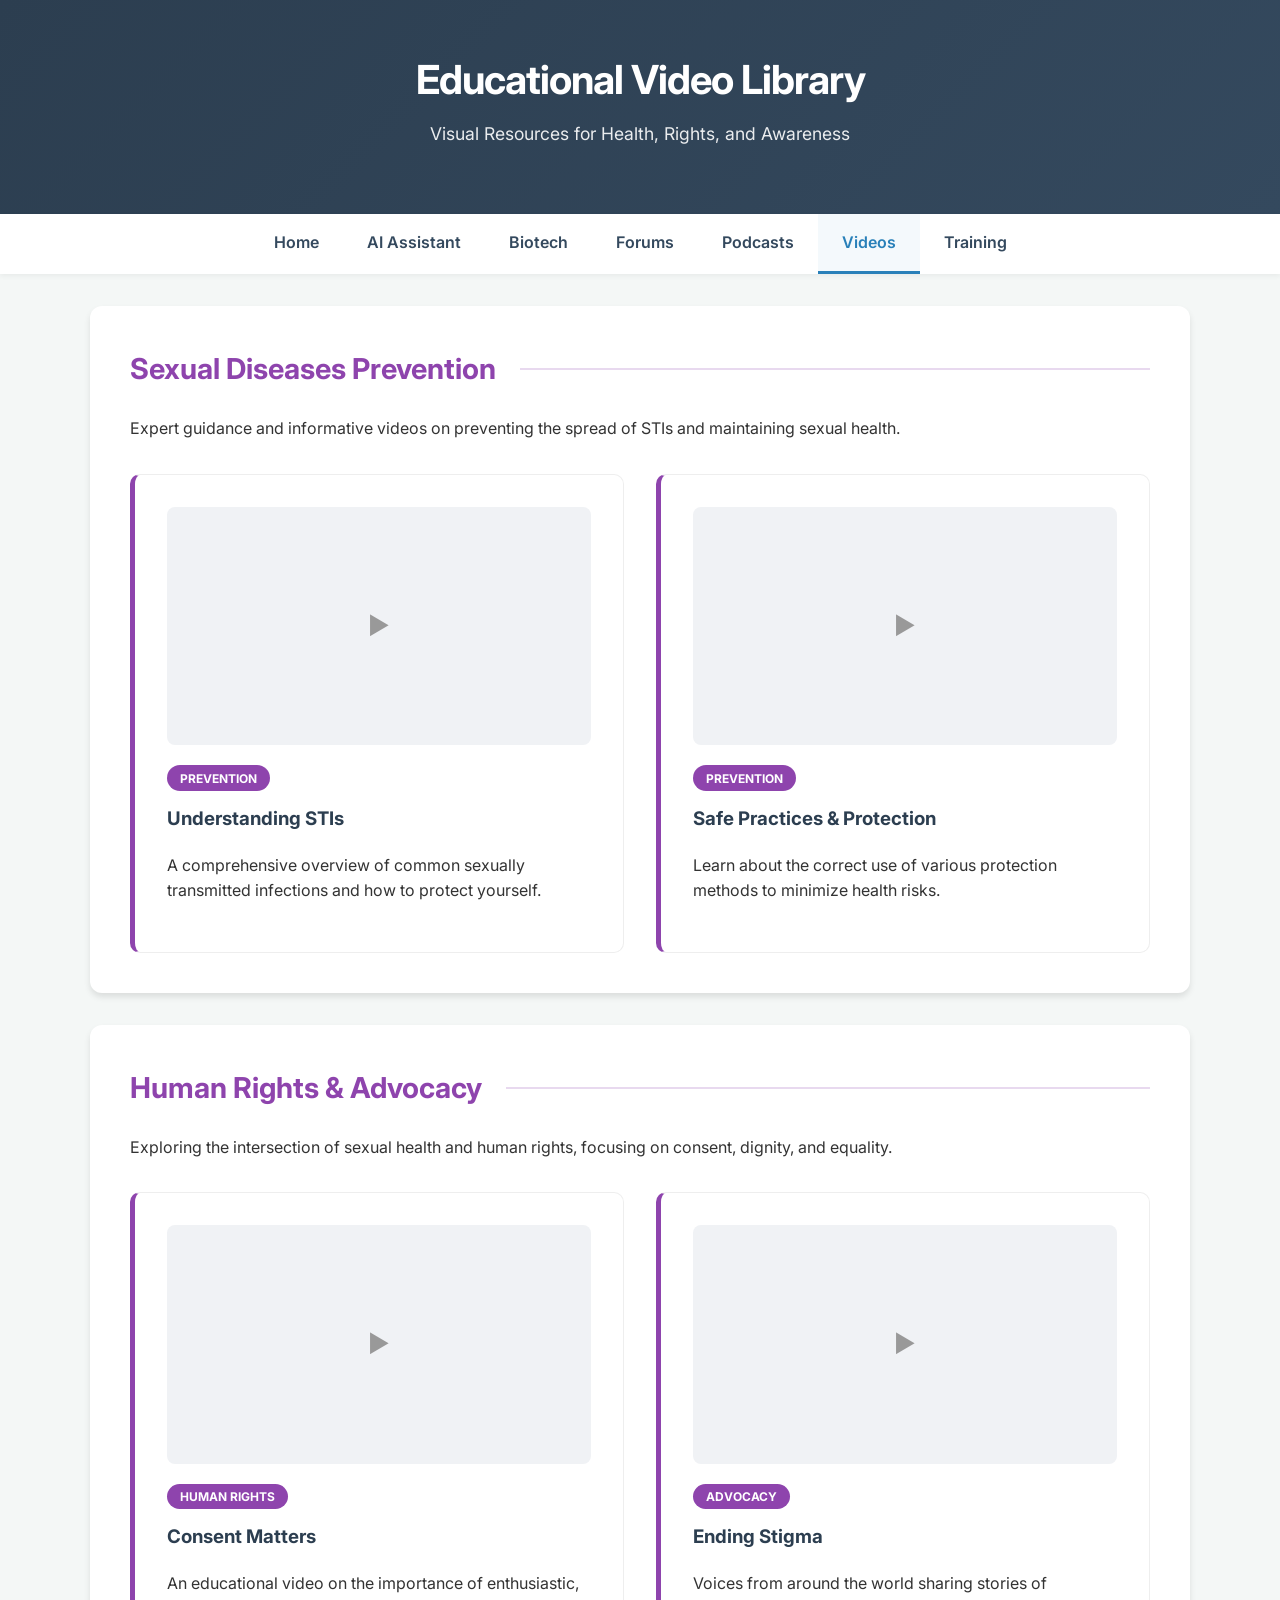
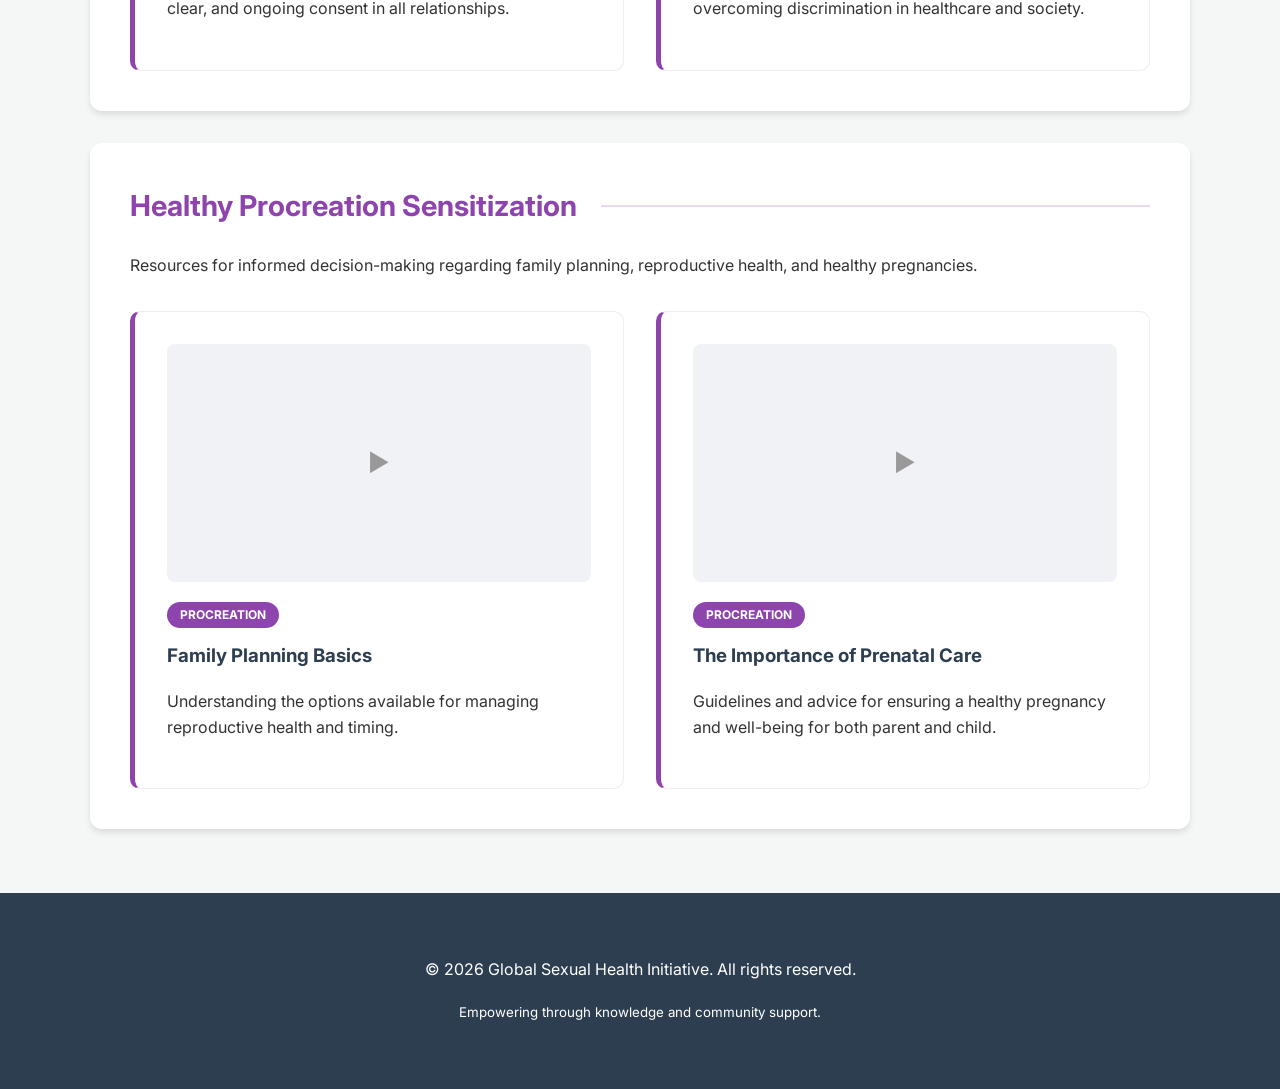
<file: sexual-health-platform/videos.html>
<!DOCTYPE html>
<html lang="en">
<head>
    <meta charset="UTF-8">
    <meta name="viewport" content="width=device-width, initial-scale=1.0">
    <title>Educational Videos | Sexual Health Platform</title>
    <link rel="stylesheet" href="style.css">
    <link rel="preconnect" href="https://fonts.googleapis.com">
    <link rel="preconnect" href="https://fonts.gstatic.com" crossorigin>
    <link href="https://fonts.googleapis.com/css2?family=Inter:wght@400;600;700&display=swap" rel="stylesheet">
</head>
<body class="theme-purple">

<header>
    <div class="header-content">
        <h1>Educational Video Library</h1>
        <p>Visual Resources for Health, Rights, and Awareness</p>
    </div>
</header>

<nav>
    <div class="nav-container">
        <a href="index.html">Home</a>
        <a href="ai-assistant.html">AI Assistant</a>
        <a href="biotech.html">Biotech</a>
        <a href="forums.html">Forums</a>
        <a href="podcast.html">Podcasts</a>
        <a href="videos.html" class="active">Videos</a>
        <a href="training.html">Training</a>
    </div>
</nav>

<div class="container">
    <section id="prevention">
        <h2>Sexual Diseases Prevention</h2>
        <p>Expert guidance and informative videos on preventing the spread of STIs and maintaining sexual health.</p>
        <div class="info-grid">
            <div class="card">
                <div class="video-placeholder"><span>&#9658;</span></div>
                <span class="category-tag">Prevention</span>
                <h3>Understanding STIs</h3>
                <p>A comprehensive overview of common sexually transmitted infections and how to protect yourself.</p>
            </div>
            <div class="card">
                <div class="video-placeholder"><span>&#9658;</span></div>
                <span class="category-tag">Prevention</span>
                <h3>Safe Practices & Protection</h3>
                <p>Learn about the correct use of various protection methods to minimize health risks.</p>
            </div>
        </div>
    </section>

    <section id="human-rights">
        <h2>Human Rights & Advocacy</h2>
        <p>Exploring the intersection of sexual health and human rights, focusing on consent, dignity, and equality.</p>
        <div class="info-grid">
            <div class="card">
                <div class="video-placeholder"><span>&#9658;</span></div>
                <span class="category-tag">Human Rights</span>
                <h3>Consent Matters</h3>
                <p>An educational video on the importance of enthusiastic, clear, and ongoing consent in all relationships.</p>
            </div>
            <div class="card">
                <div class="video-placeholder"><span>&#9658;</span></div>
                <span class="category-tag">Advocacy</span>
                <h3>Ending Stigma</h3>
                <p>Voices from around the world sharing stories of overcoming discrimination in healthcare and society.</p>
            </div>
        </div>
    </section>

    <section id="procreation">
        <h2>Healthy Procreation Sensitization</h2>
        <p>Resources for informed decision-making regarding family planning, reproductive health, and healthy pregnancies.</p>
        <div class="info-grid">
            <div class="card">
                <div class="video-placeholder"><span>&#9658;</span></div>
                <span class="category-tag">Procreation</span>
                <h3>Family Planning Basics</h3>
                <p>Understanding the options available for managing reproductive health and timing.</p>
            </div>
            <div class="card">
                <div class="video-placeholder"><span>&#9658;</span></div>
                <span class="category-tag">Procreation</span>
                <h3>The Importance of Prenatal Care</h3>
                <p>Guidelines and advice for ensuring a healthy pregnancy and well-being for both parent and child.</p>
            </div>
        </div>
    </section>
</div>

<footer>
    <div class="footer-content">
        <p>&copy; 2026 Global Sexual Health Initiative. All rights reserved.</p>
        <p><small>Empowering through knowledge and community support.</small></p>
    </div>
</footer>

</body>
</html>
</file>
<file: sexual-health-platform/style.css>
:root {
    --primary-color: #2c3e50;
    --secondary-color: #34495e;
    --accent-red: #e74c3c;
    --accent-blue: #2980b9;
    --accent-green: #27ae60;
    --accent-orange: #f39c12;
    --accent-purple: #8e44ad;
    --bg-light: #f4f7f6;
    --text-dark: #333;
    --text-light: #fff;
    --card-shadow: 0 4px 6px rgba(0, 0, 0, 0.1);
    --transition: all 0.3s ease;
}

* {
    box-sizing: border-box;
}

body {
    font-family: 'Inter', -apple-system, BlinkMacSystemFont, "Segoe UI", Roboto, Helvetica, Arial, sans-serif;
    line-height: 1.6;
    margin: 0;
    padding: 0;
    color: var(--text-dark);
    background-color: var(--bg-light);
    display: flex;
    flex-direction: column;
    min-height: 100vh;
}

header {
    background: linear-gradient(135deg, var(--primary-color), var(--secondary-color));
    color: var(--text-light);
    padding: 3rem 1rem;
    text-align: center;
    box-shadow: 0 2px 10px rgba(0,0,0,0.2);
}

header h1 {
    margin: 0;
    font-size: 2.5rem;
    letter-spacing: -1px;
}

header p {
    font-size: 1.1rem;
    opacity: 0.9;
    margin-top: 0.5rem;
}

nav {
    background: var(--text-light);
    padding: 0;
    text-align: center;
    position: sticky;
    top: 0;
    z-index: 1000;
    box-shadow: 0 2px 5px rgba(0,0,0,0.05);
}

.nav-container {
    max-width: 1200px;
    margin: 0 auto;
    display: flex;
    justify-content: center;
    flex-wrap: wrap;
}

nav a {
    color: var(--secondary-color);
    padding: 1rem 1.5rem;
    text-decoration: none;
    font-weight: 600;
    transition: var(--transition);
    border-bottom: 3px solid transparent;
}

nav a:hover, nav a.active {
    color: var(--accent-blue);
    border-bottom-color: var(--accent-blue);
    background: rgba(41, 128, 185, 0.05);
}

.container {
    flex: 1;
    width: 90%;
    max-width: 1100px;
    margin: 2rem auto;
}

section {
    background: #fff;
    padding: 2.5rem;
    margin-bottom: 2rem;
    border-radius: 12px;
    box-shadow: var(--card-shadow);
}

h2 {
    margin-top: 0;
    font-size: 1.8rem;
    margin-bottom: 1.5rem;
    display: flex;
    align-items: center;
}

h2::after {
    content: '';
    flex: 1;
    height: 2px;
    background: #eee;
    margin-left: 1.5rem;
}

.info-grid {
    display: grid;
    grid-template-columns: repeat(auto-fit, minmax(300px, 1fr));
    gap: 2rem;
    margin-top: 2rem;
}

.card {
    background: #fff;
    padding: 2rem;
    border-radius: 10px;
    border: 1px solid #eee;
    transition: var(--transition);
}

.card:hover {
    transform: translateY(-5px);
    box-shadow: 0 8px 15px rgba(0,0,0,0.1);
}

.card h3 {
    margin-top: 0;
    color: var(--primary-color);
}

.cta-button {
    display: inline-block;
    background: var(--accent-blue);
    color: #fff;
    padding: 0.8rem 2rem;
    text-decoration: none;
    border-radius: 30px;
    font-weight: bold;
    transition: var(--transition);
    border: none;
    cursor: pointer;
    text-transform: uppercase;
    font-size: 0.9rem;
    letter-spacing: 0.5px;
}

.cta-button:hover {
    filter: brightness(1.1);
    transform: scale(1.02);
}

footer {
    background: var(--primary-color);
    color: var(--text-light);
    text-align: center;
    padding: 3rem 1rem;
    margin-top: auto;
}

.footer-content {
    max-width: 1200px;
    margin: 0 auto;
}

.disclaimer {
    background-color: #fff8e1;
    border-left: 5px solid #ffc107;
    color: #5d4037;
    padding: 1.5rem;
    border-radius: 8px;
    margin-bottom: 2rem;
    font-size: 0.95rem;
}

/* Section Specific Styles */
.theme-red h2 { color: var(--accent-red); }
.theme-red h2::after { background: var(--accent-red); opacity: 0.2; }
.theme-red .card { border-left: 5px solid var(--accent-red); }
.theme-red .cta-button { background: var(--accent-red); }

.theme-blue h2 { color: var(--accent-blue); }
.theme-blue h2::after { background: var(--accent-blue); opacity: 0.2; }
.theme-blue .card { border-left: 5px solid var(--accent-blue); }
.theme-blue .cta-button { background: var(--accent-blue); }

.theme-green h2 { color: var(--accent-green); }
.theme-green h2::after { background: var(--accent-green); opacity: 0.2; }
.theme-green .card { border-left: 5px solid var(--accent-green); }
.theme-green .cta-button { background: var(--accent-green); }

.theme-orange h2 { color: var(--accent-orange); }
.theme-orange h2::after { background: var(--accent-orange); opacity: 0.2; }
.theme-orange .card { border-left: 5px solid var(--accent-orange); }
.theme-orange .cta-button { background: var(--accent-orange); }

.theme-purple h2 { color: var(--accent-purple); }
.theme-purple h2::after { background: var(--accent-purple); opacity: 0.2; }
.theme-purple .card { border-left: 5px solid var(--accent-purple); }
.theme-purple .cta-button { background: var(--accent-purple); }

/* Forms */
.form-group {
    margin-bottom: 1.5rem;
}

label {
    display: block;
    margin-bottom: 0.5rem;
    font-weight: 600;
    color: var(--secondary-color);
}

input[type="text"],
input[type="email"],
input[type="url"],
textarea,
select {
    width: 100%;
    padding: 1rem;
    border: 2px solid #eee;
    border-radius: 8px;
    font-size: 1rem;
    transition: var(--transition);
}

input:focus, textarea:focus {
    outline: none;
    border-color: var(--accent-blue);
}

/* Chat Styles */
.chat-container {
    border: 1px solid #eee;
    border-radius: 12px;
    height: 500px;
    display: flex;
    flex-direction: column;
    background: #fdfdfd;
    overflow: hidden;
}

.chat-messages {
    flex: 1;
    padding: 1.5rem;
    overflow-y: auto;
    display: flex;
    flex-direction: column;
    gap: 1rem;
}

.message {
    max-width: 80%;
    padding: 1rem 1.2rem;
    border-radius: 18px;
    font-size: 0.95rem;
    box-shadow: 0 2px 4px rgba(0,0,0,0.05);
}

.message.ai {
    background: #fff;
    align-self: flex-start;
    border-bottom-left-radius: 2px;
    border: 1px solid #eee;
}

.message.user {
    background: var(--accent-blue);
    color: #fff;
    align-self: flex-end;
    border-bottom-right-radius: 2px;
}

.chat-input {
    display: flex;
    padding: 1.2rem;
    background: #fff;
    border-top: 1px solid #eee;
    gap: 0.8rem;
}

/* Grid for lists */
.tag, .category-tag {
    display: inline-block;
    padding: 0.2rem 0.8rem;
    border-radius: 20px;
    font-size: 0.75rem;
    font-weight: bold;
    text-transform: uppercase;
    margin-bottom: 0.8rem;
    color: #fff;
    background: var(--secondary-color);
}

.theme-red .tag, .theme-red .category-tag { background: var(--accent-red); }
.theme-blue .tag, .theme-blue .category-tag { background: var(--accent-blue); }
.theme-green .tag, .theme-green .category-tag { background: var(--accent-green); }
.theme-orange .tag, .theme-orange .category-tag { background: var(--accent-orange); }
.theme-purple .tag, .theme-purple .category-tag { background: var(--accent-purple); }

.urgent {
    background: #fff5f5;
    border-left: 5px solid var(--accent-red);
    padding: 1.5rem;
    border-radius: 8px;
}

.video-placeholder {
    background: #f0f2f5;
    width: 100%;
    aspect-ratio: 16 / 9;
    display: flex;
    flex-direction: column;
    align-items: center;
    justify-content: center;
    margin-bottom: 1.2rem;
    border-radius: 8px;
    color: #999;
    font-size: 1.5rem;
}

@media (max-width: 768px) {
    .container { width: 95%; }
    header h1 { font-size: 1.8rem; }
    nav a { padding: 0.8rem 1rem; font-size: 0.9rem; }
}
</file>
